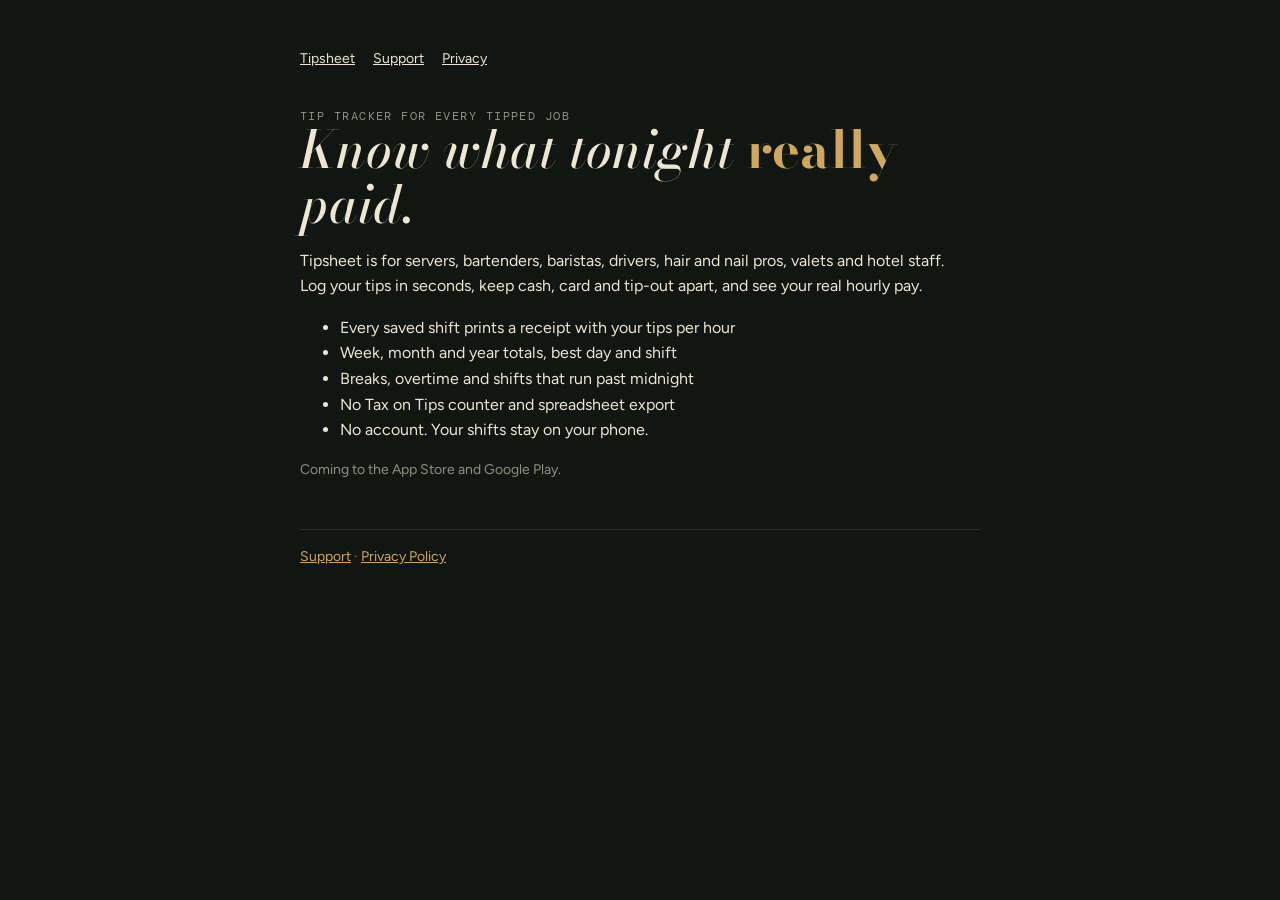
<file: index.html>
<!doctype html>
<html lang="en">
<head>
<meta charset="utf-8">
<meta name="viewport" content="width=device-width, initial-scale=1">
<title>Tipsheet · Tip Tracker</title>
<meta name="description" content="Log tonight's tips in ten seconds. See your real hourly pay, best shifts and No Tax on Tips totals.">
<link rel="stylesheet" href="https://fonts.googleapis.com/css2?family=Bodoni+Moda:ital,opsz,wght@0,6..96,700;1,6..96,500&family=Figtree:wght@400;600&family=DM+Mono&display=swap">
<link rel="stylesheet" href="style.css">
</head>
<body>
<main>
  <nav><a href="./">Tipsheet</a><a href="support.html">Support</a><a href="privacy.html">Privacy</a></nav>
  <div class="kick">Tip tracker for every tipped job</div>
  <h1>Know what tonight <b>really</b> paid.</h1>
  <p>Tipsheet is for servers, bartenders, baristas, drivers, hair and nail pros, valets and hotel staff. Log your tips in seconds, keep cash, card and tip-out apart, and see your real hourly pay.</p>
  <ul>
    <li>Every saved shift prints a receipt with your tips per hour</li>
    <li>Week, month and year totals, best day and shift</li>
    <li>Breaks, overtime and shifts that run past midnight</li>
    <li>No Tax on Tips counter and spreadsheet export</li>
    <li>No account. Your shifts stay on your phone.</li>
  </ul>
  <p class="muted">Coming to the App Store and Google Play.</p>
  <footer><a href="support.html">Support</a> · <a href="privacy.html">Privacy Policy</a></footer>
</main>
</body>
</html>
</file>
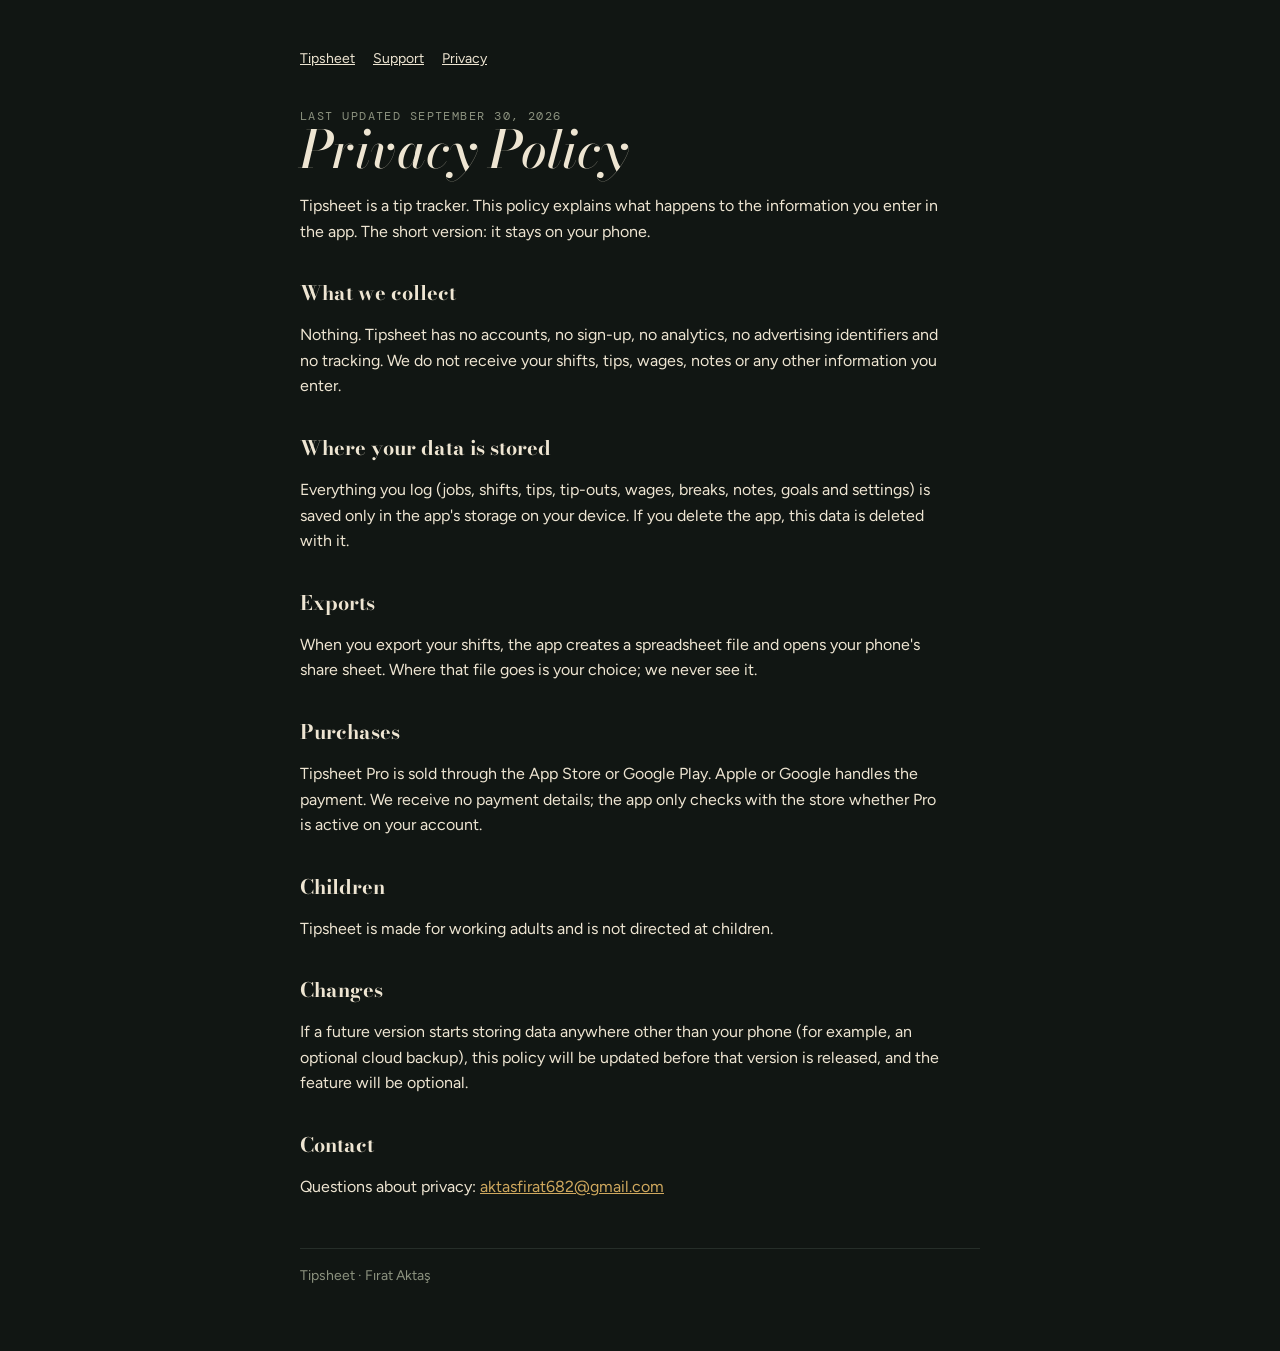
<file: privacy.html>
<!doctype html>
<html lang="en">
<head>
<meta charset="utf-8">
<meta name="viewport" content="width=device-width, initial-scale=1">
<title>Privacy Policy · Tipsheet</title>
<link rel="stylesheet" href="https://fonts.googleapis.com/css2?family=Bodoni+Moda:ital,opsz,wght@0,6..96,700;1,6..96,500&family=Figtree:wght@400;600&family=DM+Mono&display=swap">
<link rel="stylesheet" href="style.css">
</head>
<body>
<main>
  <nav><a href="./">Tipsheet</a><a href="support.html">Support</a><a href="privacy.html">Privacy</a></nav>
  <div class="kick">Last updated September 30, 2026</div>
  <h1>Privacy Policy</h1>
  <p>Tipsheet is a tip tracker. This policy explains what happens to the information you enter in the app. The short version: it stays on your phone.</p>

  <h2>What we collect</h2>
  <p>Nothing. Tipsheet has no accounts, no sign-up, no analytics, no advertising identifiers and no tracking. We do not receive your shifts, tips, wages, notes or any other information you enter.</p>

  <h2>Where your data is stored</h2>
  <p>Everything you log (jobs, shifts, tips, tip-outs, wages, breaks, notes, goals and settings) is saved only in the app's storage on your device. If you delete the app, this data is deleted with it.</p>

  <h2>Exports</h2>
  <p>When you export your shifts, the app creates a spreadsheet file and opens your phone's share sheet. Where that file goes is your choice; we never see it.</p>

  <h2>Purchases</h2>
  <p>Tipsheet Pro is sold through the App Store or Google Play. Apple or Google handles the payment. We receive no payment details; the app only checks with the store whether Pro is active on your account.</p>

  <h2>Children</h2>
  <p>Tipsheet is made for working adults and is not directed at children.</p>

  <h2>Changes</h2>
  <p>If a future version starts storing data anywhere other than your phone (for example, an optional cloud backup), this policy will be updated before that version is released, and the feature will be optional.</p>

  <h2>Contact</h2>
  <p>Questions about privacy: <a href="mailto:aktasfirat682@gmail.com">aktasfirat682@gmail.com</a></p>

  <footer>Tipsheet · Fırat Aktaş</footer>
</main>
</body>
</html>
</file>
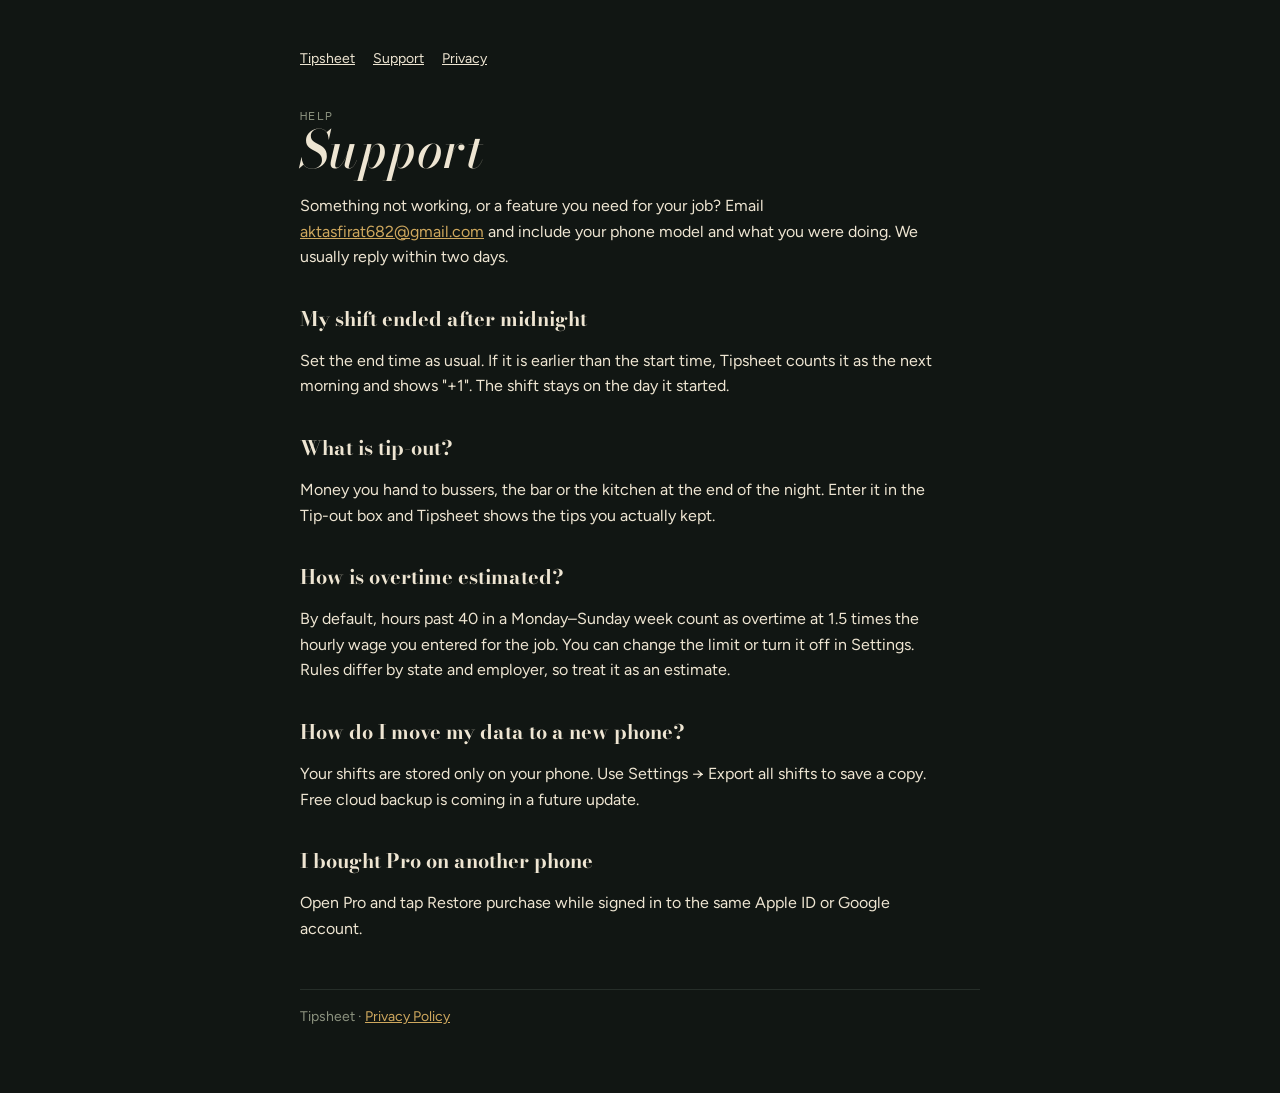
<file: support.html>
<!doctype html>
<html lang="en">
<head>
<meta charset="utf-8">
<meta name="viewport" content="width=device-width, initial-scale=1">
<title>Support · Tipsheet</title>
<link rel="stylesheet" href="https://fonts.googleapis.com/css2?family=Bodoni+Moda:ital,opsz,wght@0,6..96,700;1,6..96,500&family=Figtree:wght@400;600&family=DM+Mono&display=swap">
<link rel="stylesheet" href="style.css">
</head>
<body>
<main>
  <nav><a href="./">Tipsheet</a><a href="support.html">Support</a><a href="privacy.html">Privacy</a></nav>
  <div class="kick">Help</div>
  <h1>Support</h1>
  <p>Something not working, or a feature you need for your job? Email <a href="mailto:aktasfirat682@gmail.com">aktasfirat682@gmail.com</a> and include your phone model and what you were doing. We usually reply within two days.</p>

  <h2>My shift ended after midnight</h2>
  <p>Set the end time as usual. If it is earlier than the start time, Tipsheet counts it as the next morning and shows "+1". The shift stays on the day it started.</p>

  <h2>What is tip-out?</h2>
  <p>Money you hand to bussers, the bar or the kitchen at the end of the night. Enter it in the Tip-out box and Tipsheet shows the tips you actually kept.</p>

  <h2>How is overtime estimated?</h2>
  <p>By default, hours past 40 in a Monday–Sunday week count as overtime at 1.5 times the hourly wage you entered for the job. You can change the limit or turn it off in Settings. Rules differ by state and employer, so treat it as an estimate.</p>

  <h2>How do I move my data to a new phone?</h2>
  <p>Your shifts are stored only on your phone. Use Settings → Export all shifts to save a copy. Free cloud backup is coming in a future update.</p>

  <h2>I bought Pro on another phone</h2>
  <p>Open Pro and tap Restore purchase while signed in to the same Apple ID or Google account.</p>

  <footer>Tipsheet · <a href="privacy.html">Privacy Policy</a></footer>
</main>
</body>
</html>
</file>
<file: style.css>
:root{--bg:#111613;--ink:#EEE5D2;--dim:#8C927F;--brass:#CFA85E;--line:#262E29;color-scheme:dark}
*{box-sizing:border-box}
body{margin:0;background:var(--bg);color:var(--ink);font:16px/1.6 "Figtree","Segoe UI",system-ui,sans-serif;padding:48px 20px 64px}
main{max-width:680px;margin:0 auto}
h1{font:italic 500 clamp(34px,7vw,52px)/1.05 "Bodoni Moda",Didot,Georgia,serif;margin:0 0 12px}
h1 b{font-style:normal;font-weight:700;color:var(--brass)}
h2{font:700 20px/1.3 "Bodoni Moda",Georgia,serif;margin:36px 0 8px}
p,li{max-width:65ch}
a{color:var(--brass)}
.kick{font:12px/1 "DM Mono",Consolas,monospace;letter-spacing:.12em;text-transform:uppercase;color:var(--dim)}
.muted{color:var(--dim);font-size:14px}
nav{display:flex;gap:18px;margin-bottom:40px;font-size:14px}
nav a{color:var(--ink)}
footer{margin-top:48px;padding-top:16px;border-top:1px solid var(--line);color:var(--dim);font-size:14px}
</file>
